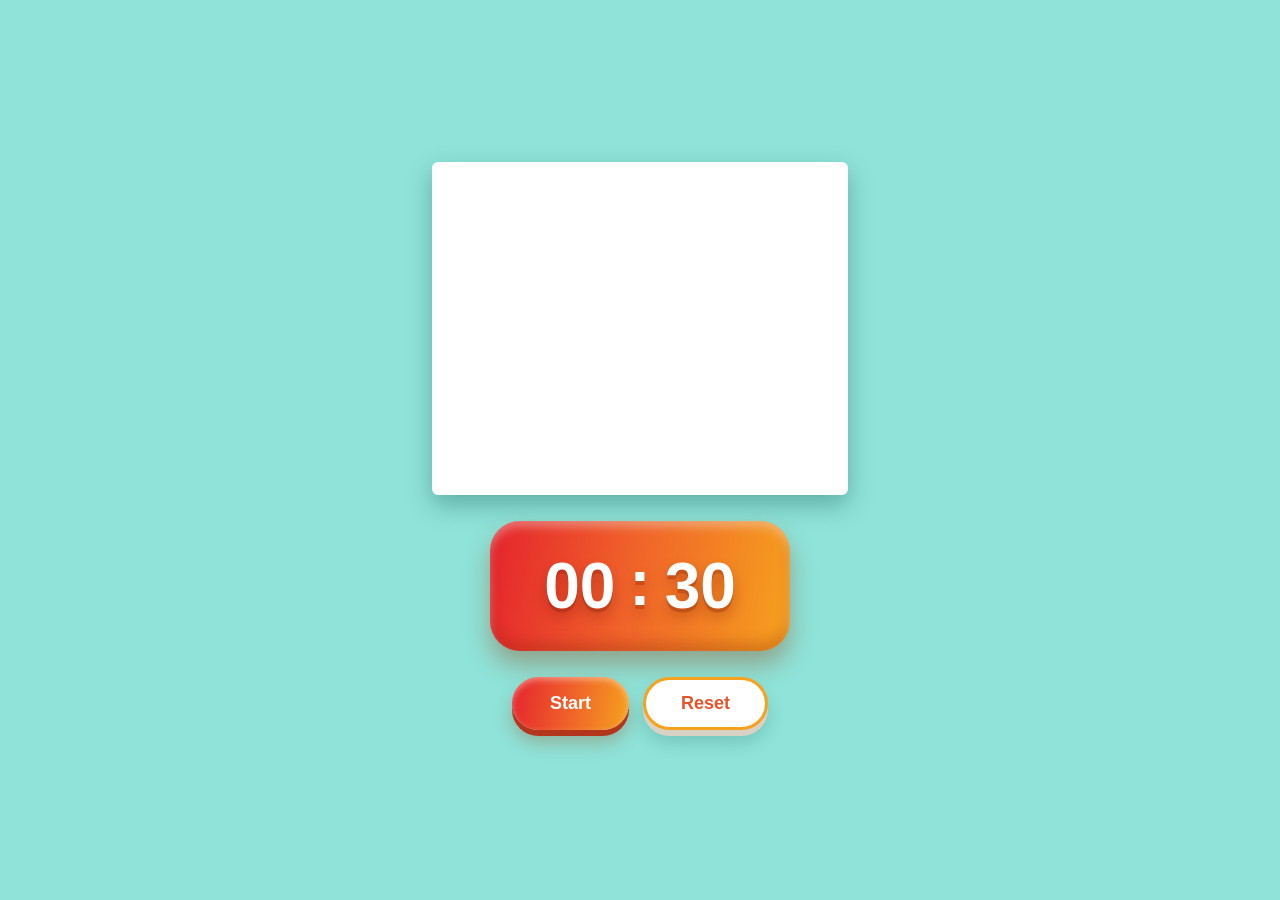
<file: index.html>
<!DOCTYPE html>
<html lang="en">
<head>
  <meta charset="UTF-8">
  <meta name="viewport" content="width=device-width, initial-scale=1.0">
  <title>Pomodoro Art</title>
  <link rel="stylesheet" href="style.css">
</head>
<body>
  <main class="app">
    <div class="row">
      <div class="art-wrap">
        <div class="stage">
          <div class="frame" id="frame">
            <img class="art" id="art" alt="A painting from the Met Museum">
            <div class="tiles" id="tiles"></div>
          </div>
        </div>
      </div>
      <aside class="panel" id="panel" hidden>
        <p class="tag">You found it!</p>
        <h2 id="painting-title"></h2>
        <p class="by" id="painting-artist"></p>
        <p class="meta" id="painting-year"></p>
        <a id="painting-link" target="_blank" rel="noopener">Learn more on the Met Museum website</a>
      </aside>
    </div>
    <div class="timer" role="timer" aria-label="0 minutes 30 seconds"><span id="minutes">00</span><span class="colon">:</span><span id="seconds">30</span></div>
    <div class="buttons">
      <button class="btn" id="main-btn" type="button">Start</button>
      <button class="btn alt" id="reset-btn" type="button">Reset</button>
      <button class="btn" id="restart-btn" type="button" hidden>Restart session</button>
    </div>
  </main>
  <script src="script.js"></script>
</body>
</html>
</file>
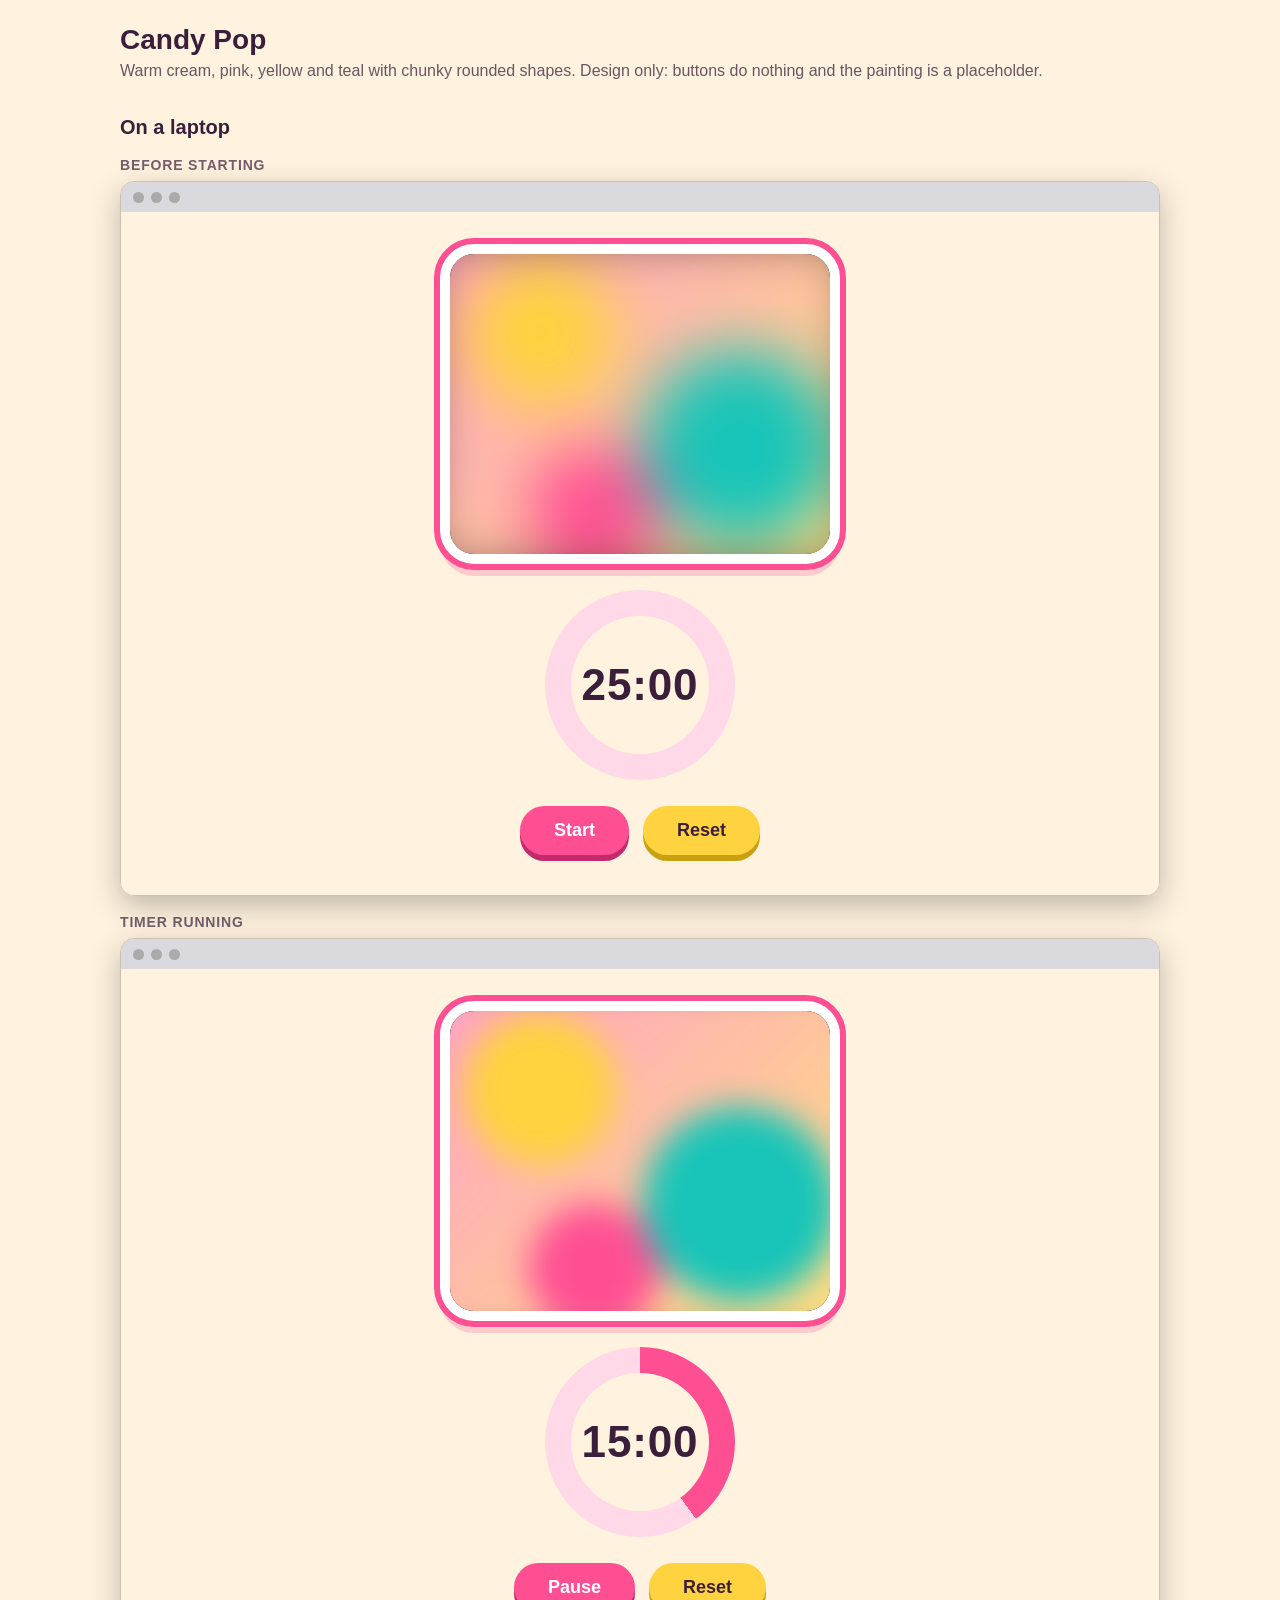
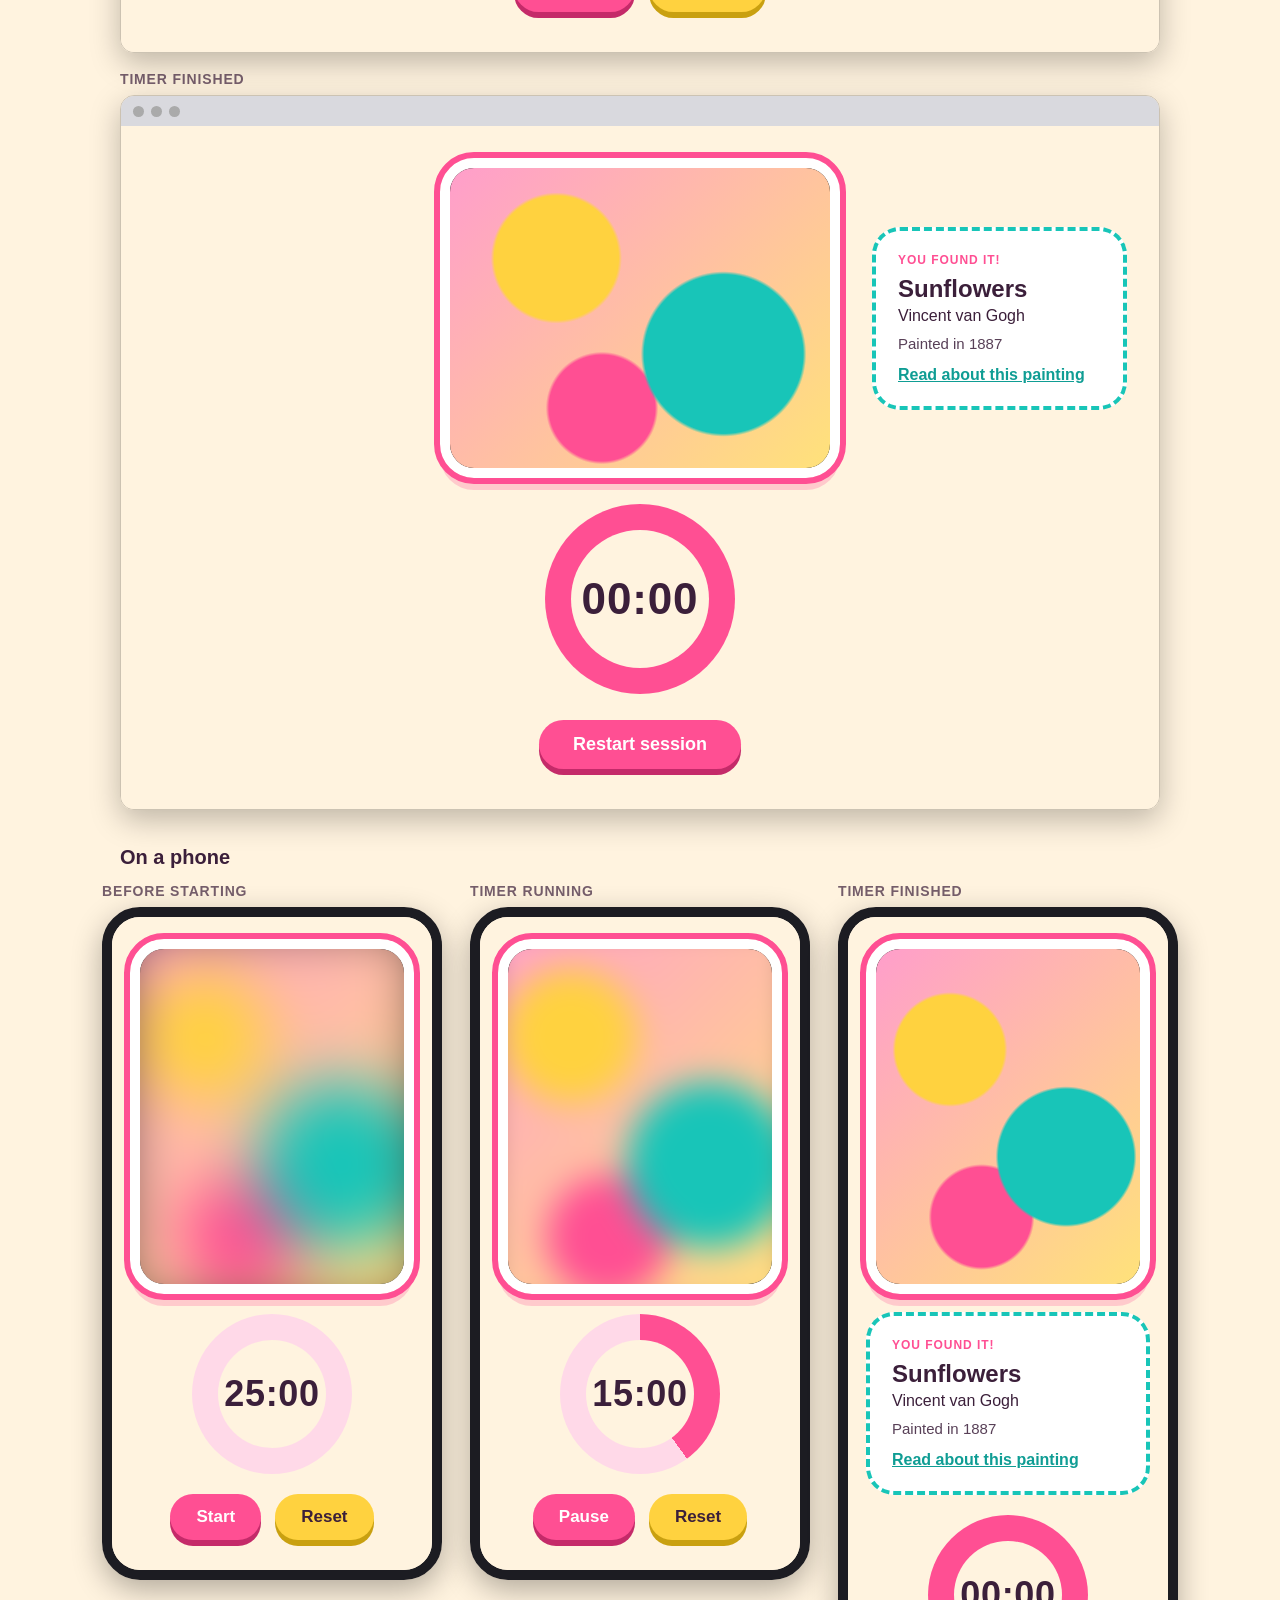
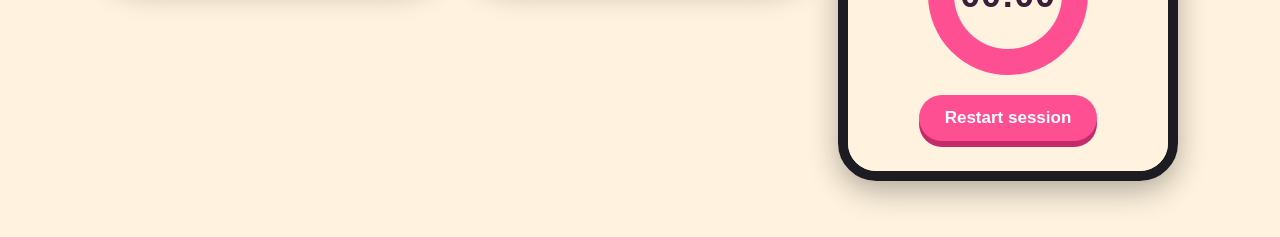
<file: mockups/1-candy-pop.html>
<!DOCTYPE html>
<html lang="en">
<head>
<meta charset="UTF-8">
<meta name="viewport" content="width=device-width, initial-scale=1.0">
<title>Mockup: Candy Pop</title>
<style>:root{
--page:#fff3df;--ink:#3b1f3a;--font:"Trebuchet MS","Arial Rounded MT Bold",Verdana,sans-serif;
--bg:#fff3df;--ring:#ff4f93;--track:#ffd9e8;--ring-inner:#fff3df;--thick:26px;--link:#0f9d94;
--art-radius:34px;
--art:radial-gradient(circle at 28% 30%,#ffd23f 0 18%,transparent 19%),radial-gradient(circle at 72% 62%,#18c5b8 0 24%,transparent 25%),radial-gradient(circle at 40% 80%,#ff4f93 0 16%,transparent 17%),linear-gradient(135deg,#ff9ecb,#ffe27a);
--btn-bg:#ff4f93;--btn-ink:#fff;--btn-border:0;--btn-shadow:0 6px 0 #c42a69;
--btn2-bg:#ffd23f;--btn2-ink:#3b1f3a}
.art-wrap{border:10px solid #fff;outline:6px solid #ff4f93;box-shadow:0 12px 0 rgba(255,79,147,.25)}
.btn.alt{box-shadow:0 6px 0 #c9a010}
.panel{background:#fff;border-radius:28px;padding:22px;border:4px dashed #18c5b8}

*{box-sizing:border-box}
body{margin:0;background:var(--page);color:var(--ink);font-family:var(--font);padding:24px 16px 56px}
.intro{max-width:1040px;margin:0 auto 28px}
.intro h1{margin:0 0 6px;font-size:28px}
.intro p{margin:0;opacity:.75}
h2.group{max-width:1040px;margin:36px auto 14px;font-size:20px}
.label{max-width:1040px;margin:18px auto 8px;font-size:14px;font-weight:bold;letter-spacing:.06em;text-transform:uppercase;opacity:.7}
.phones{display:flex;flex-wrap:wrap;gap:28px;justify-content:center}
.phones .cell{width:340px}
.phones .label{margin:0 0 8px}

.laptop{max-width:1040px;margin:0 auto;border-radius:14px;overflow:hidden;box-shadow:0 10px 30px rgba(0,0,0,.25);border:1px solid rgba(0,0,0,.2)}
.bar{height:30px;background:#d9d9de;display:flex;align-items:center;gap:7px;padding:0 12px}
.bar i{width:11px;height:11px;border-radius:50%;background:#aaa}
.phone{border:10px solid #1c1c22;border-radius:38px;overflow:hidden;box-shadow:0 10px 30px rgba(0,0,0,.3)}

.screen{container-type:inline-size;background:var(--bg)}
.app{display:flex;flex-direction:column;align-items:center;gap:26px;padding:32px 32px 40px}
.row{display:grid;grid-template-columns:1fr 400px 1fr;gap:32px;width:100%;align-items:center}
.row .art-wrap{grid-column:2}
.panel{grid-column:3;display:none}
.finished .panel{display:block}
.art-wrap{width:100%;aspect-ratio:5/4;overflow:hidden;position:relative;background:#000;border-radius:var(--art-radius)}
.art{position:absolute;inset:0;background:var(--art);filter:blur(var(--blur));transform:scale(1.2)}
.finished .art{transform:scale(1)}
.ready{--blur:26px;--p:0}
.running{--blur:14px;--p:40}
.finished{--blur:0px;--p:100}
.ring{width:190px;aspect-ratio:1;border-radius:50%;display:grid;place-items:center;position:relative;
 background:conic-gradient(var(--ring) calc(var(--p)*1%),var(--track) 0)}
.ring::before{content:"";position:absolute;inset:var(--thick);border-radius:50%;background:var(--ring-inner)}
.ring span{position:relative;font-size:44px;font-weight:bold;font-variant-numeric:tabular-nums;letter-spacing:.02em}
.buttons{display:flex;gap:14px;flex-wrap:wrap;justify-content:center}
.btn{border-radius:999px;padding:14px 34px;font-size:18px;font-weight:bold;font-family:inherit;border:var(--btn-border);
 background:var(--btn-bg);color:var(--btn-ink);box-shadow:var(--btn-shadow)}
.btn.alt{background:var(--btn2-bg);color:var(--btn2-ink)}
.panel h3{margin:0 0 4px;font-size:24px}
.panel .by{margin:0;font-size:16px}
.panel .tag{font-size:12px;font-weight:bold;letter-spacing:.08em;text-transform:uppercase;margin:0 0 8px;color:var(--ring)}
.panel .meta{margin:10px 0 14px;font-size:15px;opacity:.85}
.panel a{display:inline-block;font-weight:bold;color:var(--link);text-decoration:underline}

@container (max-width:760px){
 .app{padding:22px 18px 30px;gap:20px}
 .row{grid-template-columns:1fr;gap:18px}
 .row .art-wrap,.panel{grid-column:1}
 .art-wrap{aspect-ratio:4/5}
 .ring{width:160px}
 .ring span{font-size:36px}
 .btn{padding:13px 26px;font-size:17px}
}
</style>
</head>
<body>
<div class="intro"><h1>Candy Pop</h1><p>Warm cream, pink, yellow and teal with chunky rounded shapes. Design only: buttons do nothing and the painting is a placeholder.</p></div>
<h2 class="group">On a laptop</h2>
<div class="label">Before starting</div><div class="laptop"><div class="bar"><i></i><i></i><i></i></div><div class="screen ready"><div class="app">
 <div class="row">
  <div class="art-wrap"><div class="art"></div></div>
  <aside class="panel">
   <p class="tag">You found it!</p>
   <h3>Sunflowers</h3>
   <p class="by">Vincent van Gogh</p>
   <p class="meta">Painted in 1887</p>
   <a href="#">Read about this painting</a>
  </aside>
 </div>
 <div class="ring"><span>25:00</span></div>
 <div class="buttons"><span class="btn">Start</span><span class="btn alt">Reset</span></div>
</div></div></div>
<div class="label">Timer running</div><div class="laptop"><div class="bar"><i></i><i></i><i></i></div><div class="screen running"><div class="app">
 <div class="row">
  <div class="art-wrap"><div class="art"></div></div>
  <aside class="panel">
   <p class="tag">You found it!</p>
   <h3>Sunflowers</h3>
   <p class="by">Vincent van Gogh</p>
   <p class="meta">Painted in 1887</p>
   <a href="#">Read about this painting</a>
  </aside>
 </div>
 <div class="ring"><span>15:00</span></div>
 <div class="buttons"><span class="btn">Pause</span><span class="btn alt">Reset</span></div>
</div></div></div>
<div class="label">Timer finished</div><div class="laptop"><div class="bar"><i></i><i></i><i></i></div><div class="screen finished"><div class="app">
 <div class="row">
  <div class="art-wrap"><div class="art"></div></div>
  <aside class="panel">
   <p class="tag">You found it!</p>
   <h3>Sunflowers</h3>
   <p class="by">Vincent van Gogh</p>
   <p class="meta">Painted in 1887</p>
   <a href="#">Read about this painting</a>
  </aside>
 </div>
 <div class="ring"><span>00:00</span></div>
 <div class="buttons"><span class="btn">Restart session</span></div>
</div></div></div>

<h2 class="group">On a phone</h2>
<div class="phones">
<div class="cell"><div class="label">Before starting</div><div class="phone"><div class="screen ready"><div class="app">
 <div class="row">
  <div class="art-wrap"><div class="art"></div></div>
  <aside class="panel">
   <p class="tag">You found it!</p>
   <h3>Sunflowers</h3>
   <p class="by">Vincent van Gogh</p>
   <p class="meta">Painted in 1887</p>
   <a href="#">Read about this painting</a>
  </aside>
 </div>
 <div class="ring"><span>25:00</span></div>
 <div class="buttons"><span class="btn">Start</span><span class="btn alt">Reset</span></div>
</div></div></div></div>
<div class="cell"><div class="label">Timer running</div><div class="phone"><div class="screen running"><div class="app">
 <div class="row">
  <div class="art-wrap"><div class="art"></div></div>
  <aside class="panel">
   <p class="tag">You found it!</p>
   <h3>Sunflowers</h3>
   <p class="by">Vincent van Gogh</p>
   <p class="meta">Painted in 1887</p>
   <a href="#">Read about this painting</a>
  </aside>
 </div>
 <div class="ring"><span>15:00</span></div>
 <div class="buttons"><span class="btn">Pause</span><span class="btn alt">Reset</span></div>
</div></div></div></div>
<div class="cell"><div class="label">Timer finished</div><div class="phone"><div class="screen finished"><div class="app">
 <div class="row">
  <div class="art-wrap"><div class="art"></div></div>
  <aside class="panel">
   <p class="tag">You found it!</p>
   <h3>Sunflowers</h3>
   <p class="by">Vincent van Gogh</p>
   <p class="meta">Painted in 1887</p>
   <a href="#">Read about this painting</a>
  </aside>
 </div>
 <div class="ring"><span>00:00</span></div>
 <div class="buttons"><span class="btn">Restart session</span></div>
</div></div></div></div>
</div>
</body>
</html>
</file>
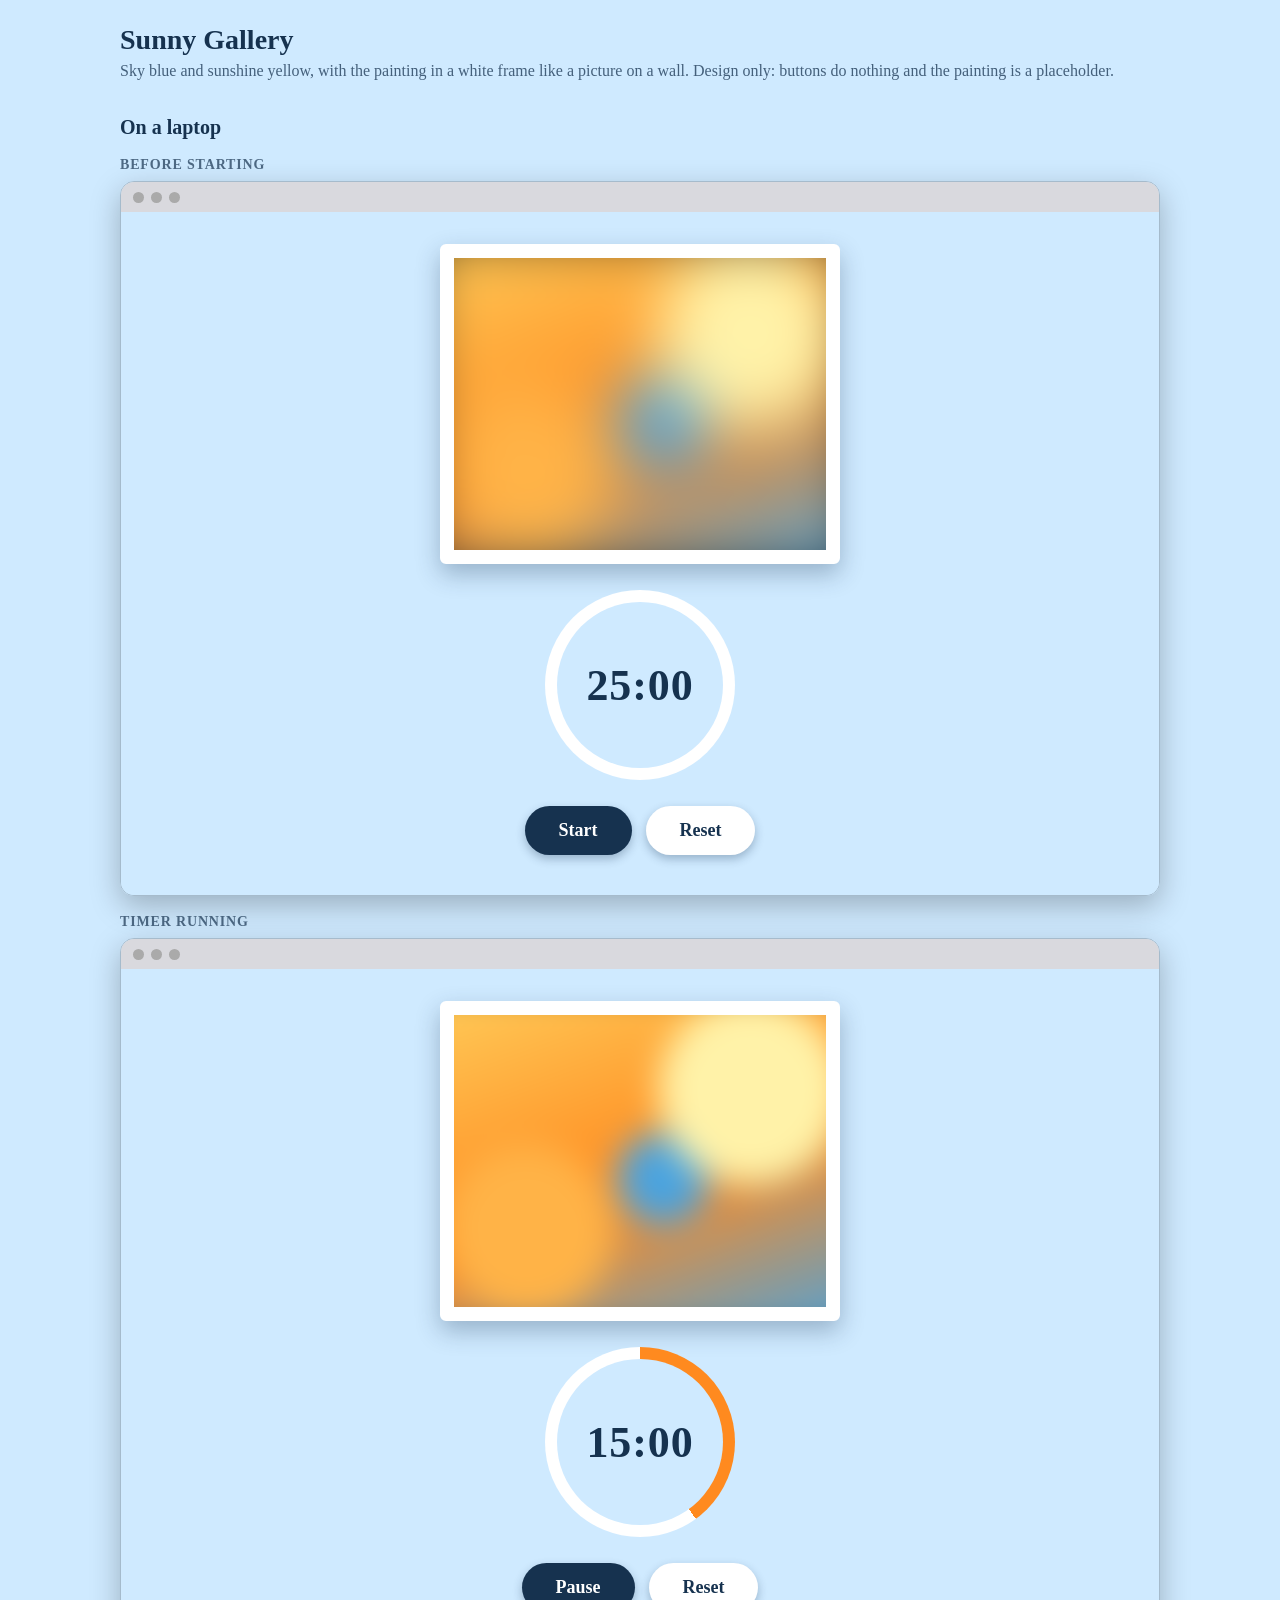
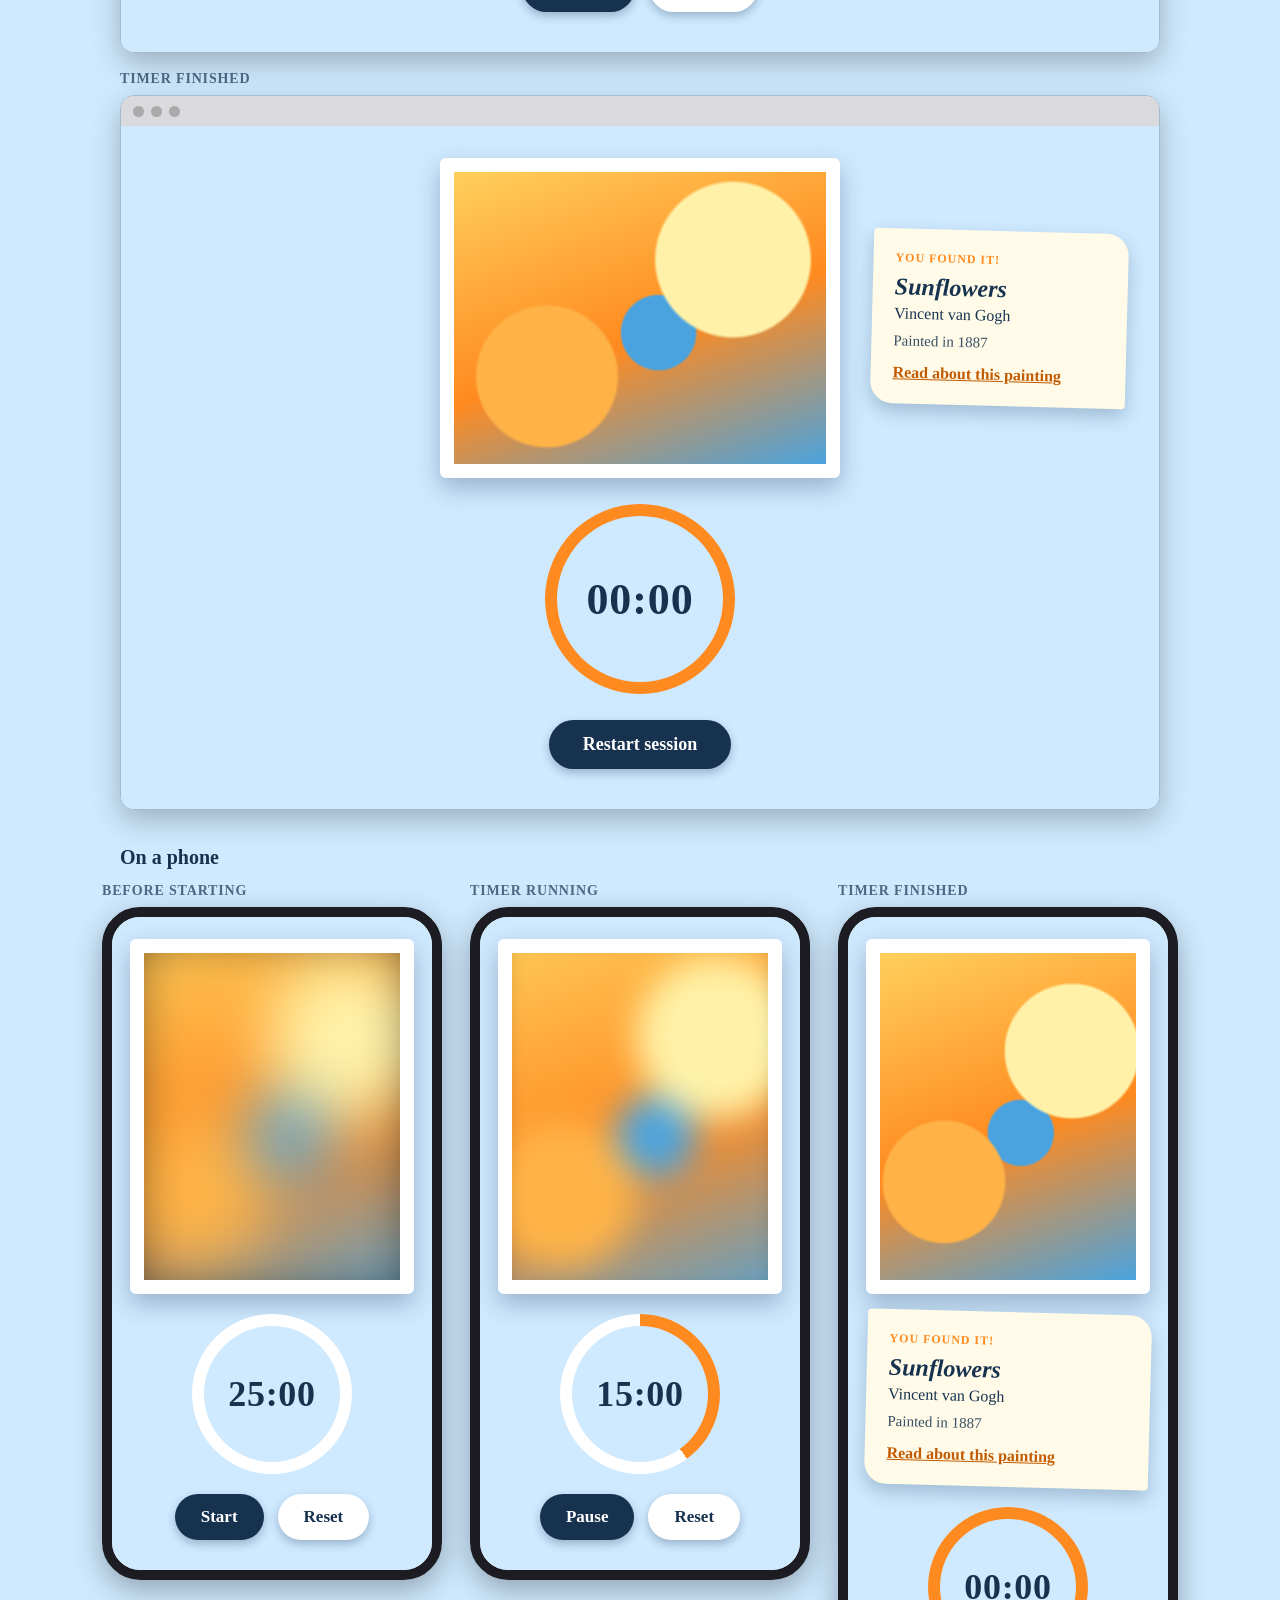
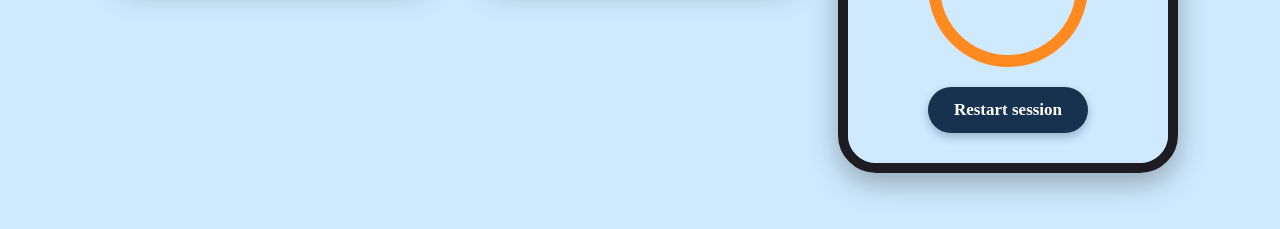
<file: mockups/2-sunny-gallery.html>
<!DOCTYPE html>
<html lang="en">
<head>
<meta charset="UTF-8">
<meta name="viewport" content="width=device-width, initial-scale=1.0">
<title>Mockup: Sunny Gallery</title>
<style>:root{
--page:#cfeaff;--ink:#16324f;--font:Georgia,"Times New Roman",serif;
--bg:#cfeaff;--ring:#ff8a1f;--track:#ffffff;--ring-inner:#cfeaff;--thick:12px;--link:#c25a00;
--art-radius:6px;
--art:radial-gradient(circle at 25% 70%,#ffb347 0 20%,transparent 21%),radial-gradient(circle at 75% 30%,#fff2a8 0 22%,transparent 23%),radial-gradient(circle at 55% 55%,#4aa3df 0 14%,transparent 15%),linear-gradient(160deg,#ffcf5c,#ff8a1f 55%,#4aa3df);
--btn-bg:#16324f;--btn-ink:#fff;--btn-border:0;--btn-shadow:0 4px 10px rgba(22,50,79,.3);
--btn2-bg:#fff;--btn2-ink:#16324f}
.screen{background:radial-gradient(circle at 50% 38%,#ffe27a 0 22%,transparent 23%),radial-gradient(circle at 12% 90%,#fff6bf 0 12%,transparent 13%),radial-gradient(circle at 92% 12%,#fff6bf 0 10%,transparent 11%),#cfeaff}
.art-wrap{border:14px solid #fff;box-shadow:0 10px 24px rgba(22,50,79,.3)}
.ring span{font-weight:normal;font-size:46px}
.panel{background:#fffbe8;padding:22px;border-radius:4px 22px 4px 22px;box-shadow:0 8px 18px rgba(22,50,79,.25);transform:rotate(1.5deg)}
.panel h3{font-style:italic}

*{box-sizing:border-box}
body{margin:0;background:var(--page);color:var(--ink);font-family:var(--font);padding:24px 16px 56px}
.intro{max-width:1040px;margin:0 auto 28px}
.intro h1{margin:0 0 6px;font-size:28px}
.intro p{margin:0;opacity:.75}
h2.group{max-width:1040px;margin:36px auto 14px;font-size:20px}
.label{max-width:1040px;margin:18px auto 8px;font-size:14px;font-weight:bold;letter-spacing:.06em;text-transform:uppercase;opacity:.7}
.phones{display:flex;flex-wrap:wrap;gap:28px;justify-content:center}
.phones .cell{width:340px}
.phones .label{margin:0 0 8px}

.laptop{max-width:1040px;margin:0 auto;border-radius:14px;overflow:hidden;box-shadow:0 10px 30px rgba(0,0,0,.25);border:1px solid rgba(0,0,0,.2)}
.bar{height:30px;background:#d9d9de;display:flex;align-items:center;gap:7px;padding:0 12px}
.bar i{width:11px;height:11px;border-radius:50%;background:#aaa}
.phone{border:10px solid #1c1c22;border-radius:38px;overflow:hidden;box-shadow:0 10px 30px rgba(0,0,0,.3)}

.screen{container-type:inline-size;background:var(--bg)}
.app{display:flex;flex-direction:column;align-items:center;gap:26px;padding:32px 32px 40px}
.row{display:grid;grid-template-columns:1fr 400px 1fr;gap:32px;width:100%;align-items:center}
.row .art-wrap{grid-column:2}
.panel{grid-column:3;display:none}
.finished .panel{display:block}
.art-wrap{width:100%;aspect-ratio:5/4;overflow:hidden;position:relative;background:#000;border-radius:var(--art-radius)}
.art{position:absolute;inset:0;background:var(--art);filter:blur(var(--blur));transform:scale(1.2)}
.finished .art{transform:scale(1)}
.ready{--blur:26px;--p:0}
.running{--blur:14px;--p:40}
.finished{--blur:0px;--p:100}
.ring{width:190px;aspect-ratio:1;border-radius:50%;display:grid;place-items:center;position:relative;
 background:conic-gradient(var(--ring) calc(var(--p)*1%),var(--track) 0)}
.ring::before{content:"";position:absolute;inset:var(--thick);border-radius:50%;background:var(--ring-inner)}
.ring span{position:relative;font-size:44px;font-weight:bold;font-variant-numeric:tabular-nums;letter-spacing:.02em}
.buttons{display:flex;gap:14px;flex-wrap:wrap;justify-content:center}
.btn{border-radius:999px;padding:14px 34px;font-size:18px;font-weight:bold;font-family:inherit;border:var(--btn-border);
 background:var(--btn-bg);color:var(--btn-ink);box-shadow:var(--btn-shadow)}
.btn.alt{background:var(--btn2-bg);color:var(--btn2-ink)}
.panel h3{margin:0 0 4px;font-size:24px}
.panel .by{margin:0;font-size:16px}
.panel .tag{font-size:12px;font-weight:bold;letter-spacing:.08em;text-transform:uppercase;margin:0 0 8px;color:var(--ring)}
.panel .meta{margin:10px 0 14px;font-size:15px;opacity:.85}
.panel a{display:inline-block;font-weight:bold;color:var(--link);text-decoration:underline}

@container (max-width:760px){
 .app{padding:22px 18px 30px;gap:20px}
 .row{grid-template-columns:1fr;gap:18px}
 .row .art-wrap,.panel{grid-column:1}
 .art-wrap{aspect-ratio:4/5}
 .ring{width:160px}
 .ring span{font-size:36px}
 .btn{padding:13px 26px;font-size:17px}
}
</style>
</head>
<body>
<div class="intro"><h1>Sunny Gallery</h1><p>Sky blue and sunshine yellow, with the painting in a white frame like a picture on a wall. Design only: buttons do nothing and the painting is a placeholder.</p></div>
<h2 class="group">On a laptop</h2>
<div class="label">Before starting</div><div class="laptop"><div class="bar"><i></i><i></i><i></i></div><div class="screen ready"><div class="app">
 <div class="row">
  <div class="art-wrap"><div class="art"></div></div>
  <aside class="panel">
   <p class="tag">You found it!</p>
   <h3>Sunflowers</h3>
   <p class="by">Vincent van Gogh</p>
   <p class="meta">Painted in 1887</p>
   <a href="#">Read about this painting</a>
  </aside>
 </div>
 <div class="ring"><span>25:00</span></div>
 <div class="buttons"><span class="btn">Start</span><span class="btn alt">Reset</span></div>
</div></div></div>
<div class="label">Timer running</div><div class="laptop"><div class="bar"><i></i><i></i><i></i></div><div class="screen running"><div class="app">
 <div class="row">
  <div class="art-wrap"><div class="art"></div></div>
  <aside class="panel">
   <p class="tag">You found it!</p>
   <h3>Sunflowers</h3>
   <p class="by">Vincent van Gogh</p>
   <p class="meta">Painted in 1887</p>
   <a href="#">Read about this painting</a>
  </aside>
 </div>
 <div class="ring"><span>15:00</span></div>
 <div class="buttons"><span class="btn">Pause</span><span class="btn alt">Reset</span></div>
</div></div></div>
<div class="label">Timer finished</div><div class="laptop"><div class="bar"><i></i><i></i><i></i></div><div class="screen finished"><div class="app">
 <div class="row">
  <div class="art-wrap"><div class="art"></div></div>
  <aside class="panel">
   <p class="tag">You found it!</p>
   <h3>Sunflowers</h3>
   <p class="by">Vincent van Gogh</p>
   <p class="meta">Painted in 1887</p>
   <a href="#">Read about this painting</a>
  </aside>
 </div>
 <div class="ring"><span>00:00</span></div>
 <div class="buttons"><span class="btn">Restart session</span></div>
</div></div></div>

<h2 class="group">On a phone</h2>
<div class="phones">
<div class="cell"><div class="label">Before starting</div><div class="phone"><div class="screen ready"><div class="app">
 <div class="row">
  <div class="art-wrap"><div class="art"></div></div>
  <aside class="panel">
   <p class="tag">You found it!</p>
   <h3>Sunflowers</h3>
   <p class="by">Vincent van Gogh</p>
   <p class="meta">Painted in 1887</p>
   <a href="#">Read about this painting</a>
  </aside>
 </div>
 <div class="ring"><span>25:00</span></div>
 <div class="buttons"><span class="btn">Start</span><span class="btn alt">Reset</span></div>
</div></div></div></div>
<div class="cell"><div class="label">Timer running</div><div class="phone"><div class="screen running"><div class="app">
 <div class="row">
  <div class="art-wrap"><div class="art"></div></div>
  <aside class="panel">
   <p class="tag">You found it!</p>
   <h3>Sunflowers</h3>
   <p class="by">Vincent van Gogh</p>
   <p class="meta">Painted in 1887</p>
   <a href="#">Read about this painting</a>
  </aside>
 </div>
 <div class="ring"><span>15:00</span></div>
 <div class="buttons"><span class="btn">Pause</span><span class="btn alt">Reset</span></div>
</div></div></div></div>
<div class="cell"><div class="label">Timer finished</div><div class="phone"><div class="screen finished"><div class="app">
 <div class="row">
  <div class="art-wrap"><div class="art"></div></div>
  <aside class="panel">
   <p class="tag">You found it!</p>
   <h3>Sunflowers</h3>
   <p class="by">Vincent van Gogh</p>
   <p class="meta">Painted in 1887</p>
   <a href="#">Read about this painting</a>
  </aside>
 </div>
 <div class="ring"><span>00:00</span></div>
 <div class="buttons"><span class="btn">Restart session</span></div>
</div></div></div></div>
</div>
</body>
</html>
</file>
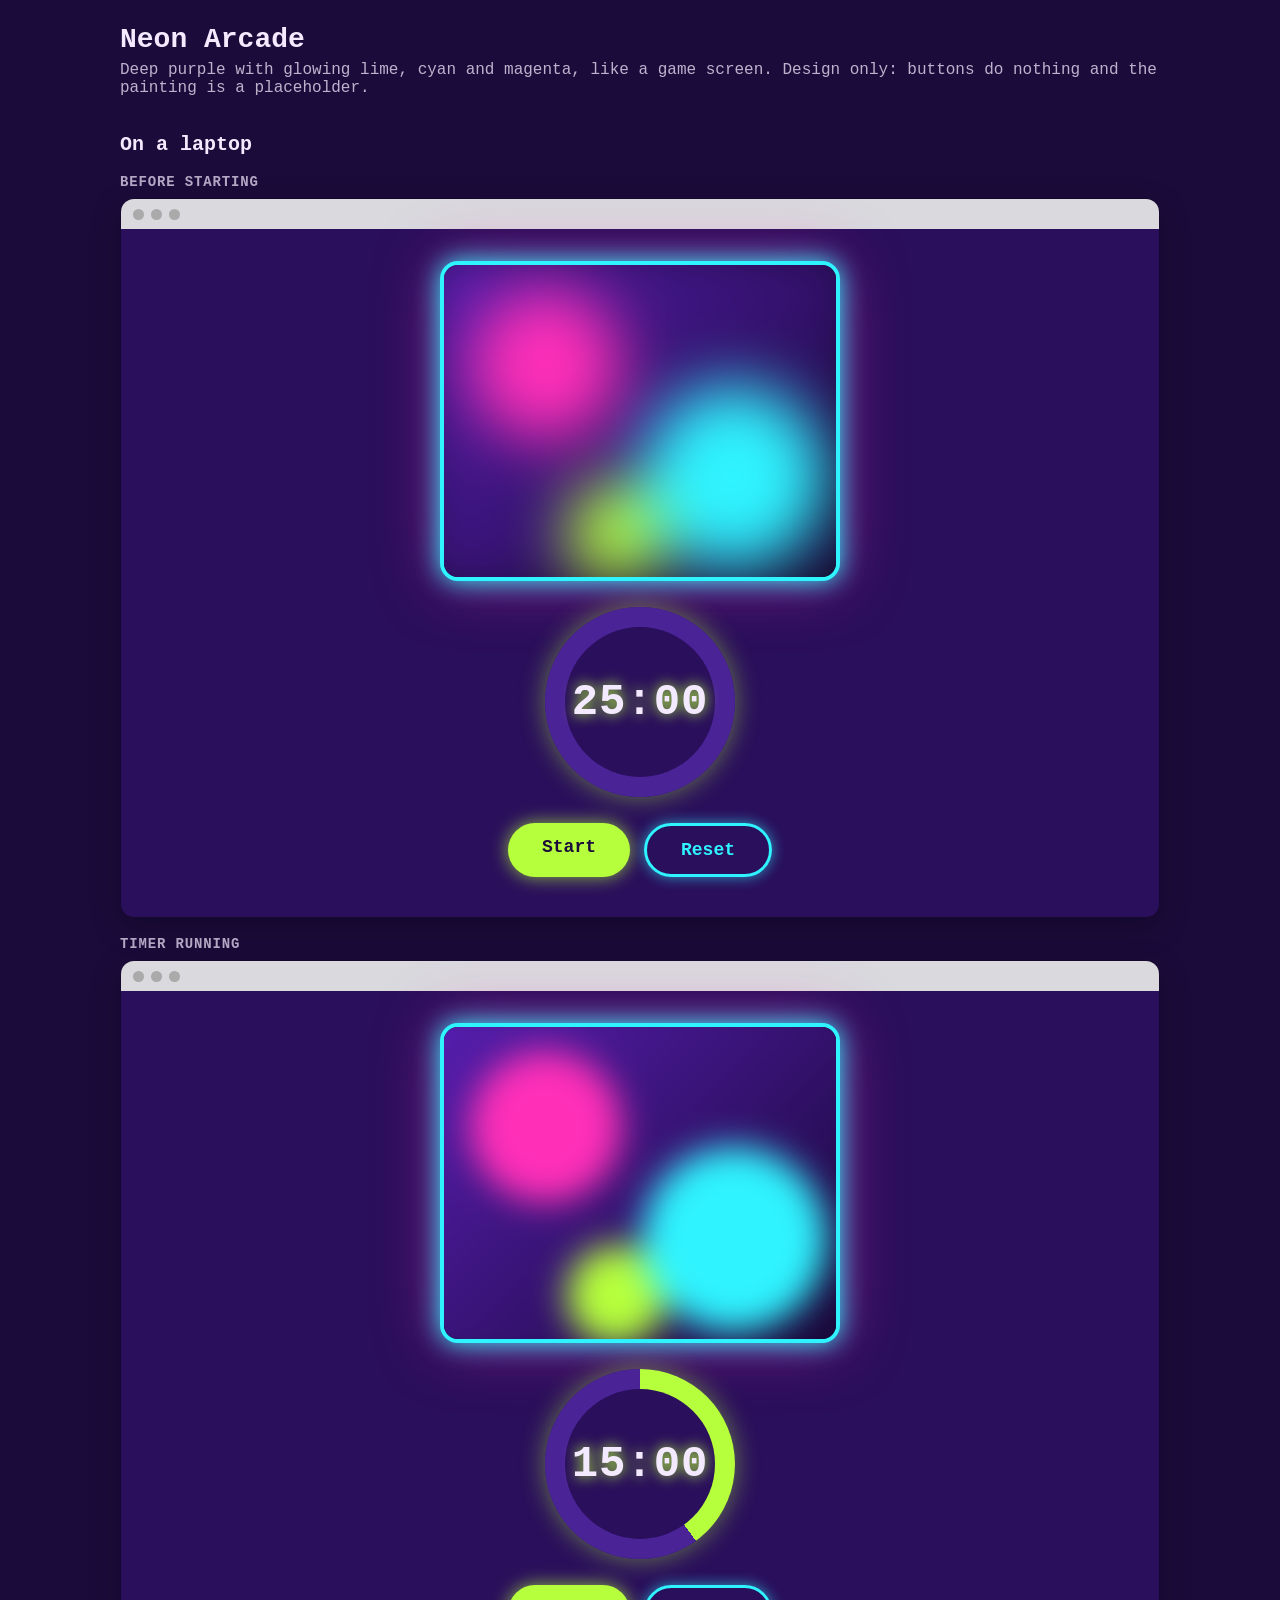
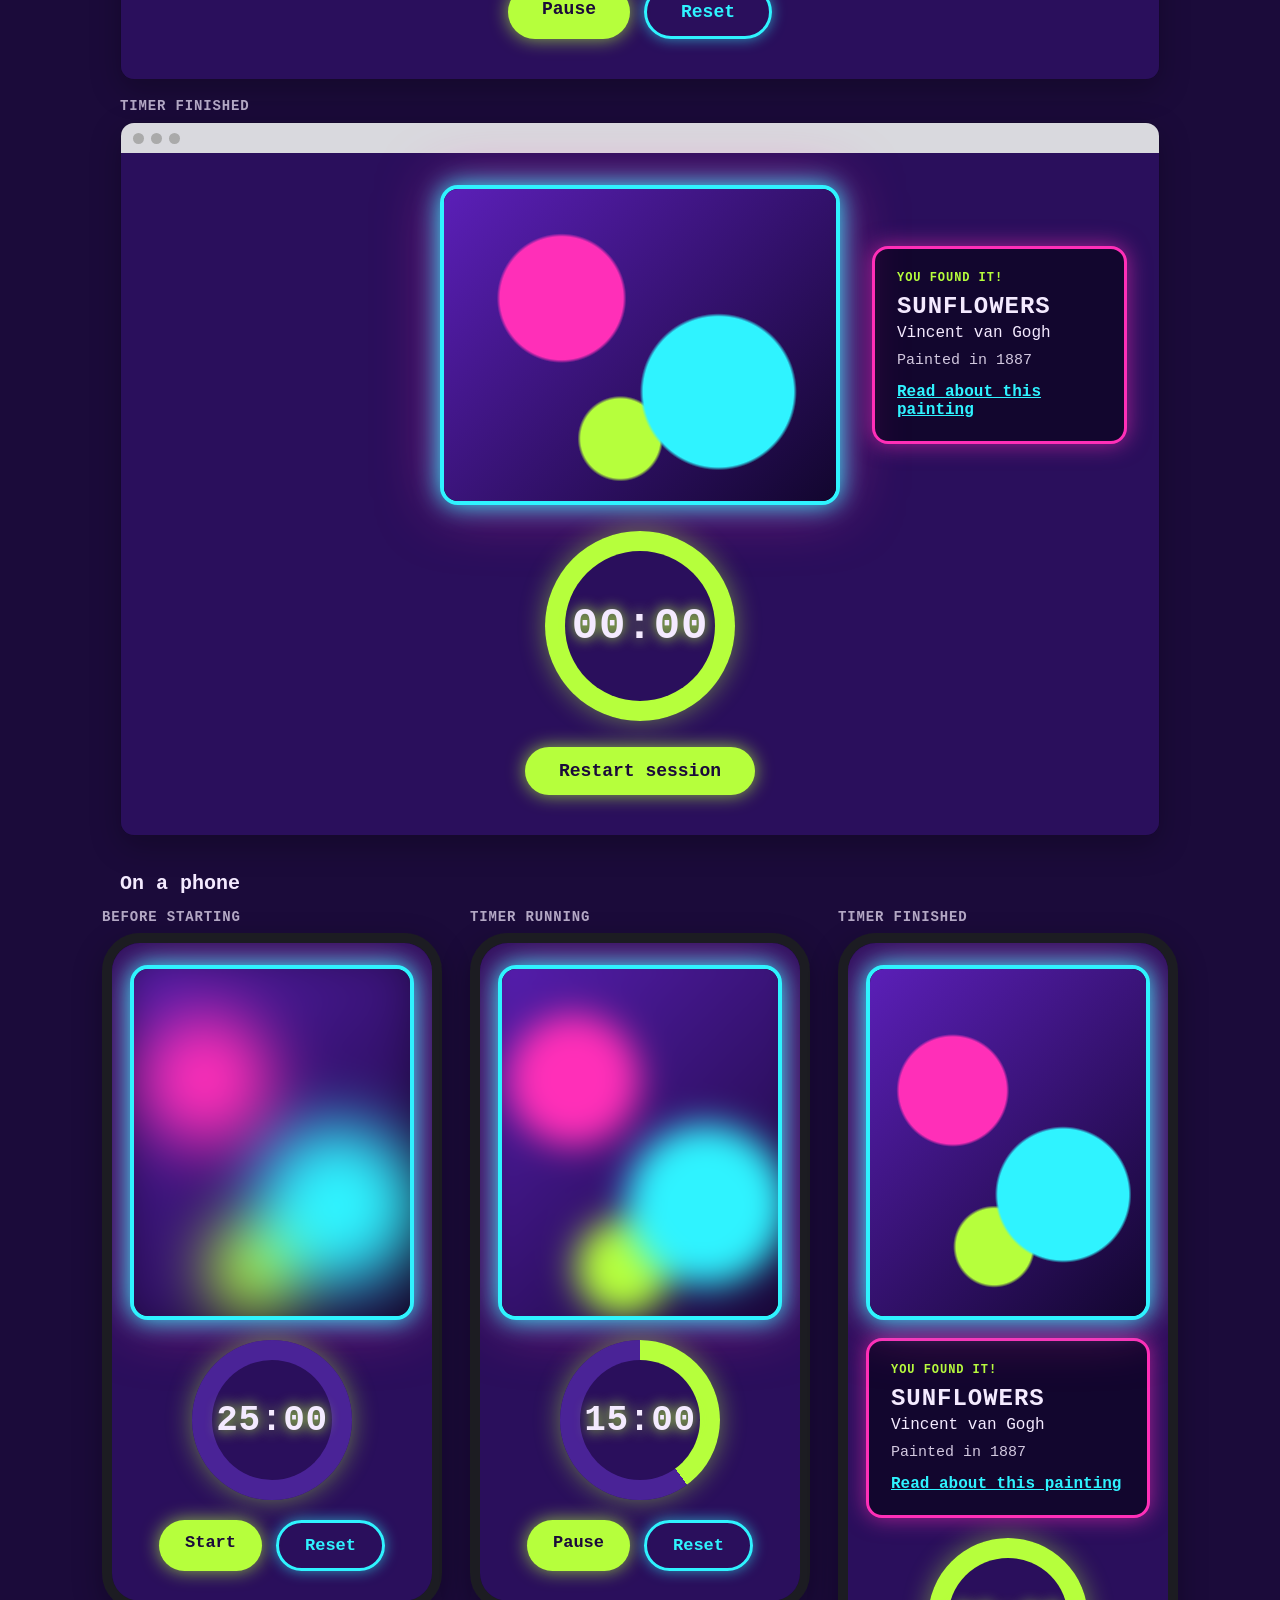
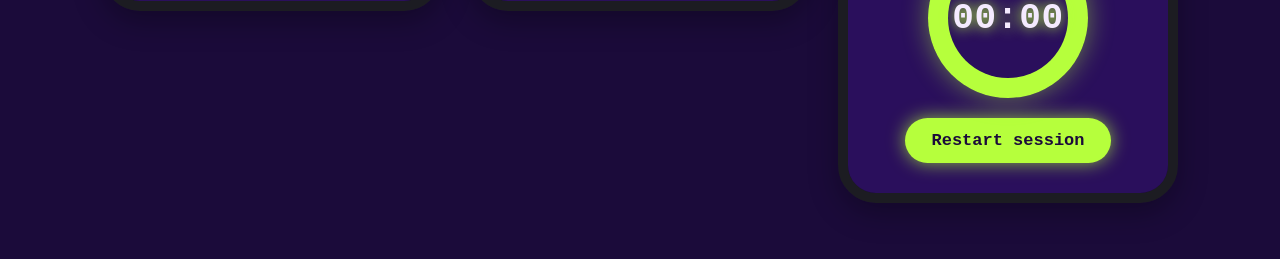
<file: mockups/3-neon-arcade.html>
<!DOCTYPE html>
<html lang="en">
<head>
<meta charset="UTF-8">
<meta name="viewport" content="width=device-width, initial-scale=1.0">
<title>Mockup: Neon Arcade</title>
<style>:root{
--page:#1b0b3a;--ink:#f4eaff;--font:"Courier New",Courier,monospace;
--bg:#2a0f5c;--ring:#b6ff3c;--track:#4a2397;--ring-inner:#2a0f5c;--thick:20px;--link:#2ff3ff;
--art-radius:18px;
--art:radial-gradient(circle at 30% 35%,#ff2fb8 0 18%,transparent 19%),radial-gradient(circle at 70% 65%,#2ff3ff 0 22%,transparent 23%),radial-gradient(circle at 45% 80%,#b6ff3c 0 12%,transparent 13%),linear-gradient(135deg,#5b1fb8,#12062e);
--btn-bg:#b6ff3c;--btn-ink:#1b0b3a;--btn-border:0;--btn-shadow:0 0 18px rgba(182,255,60,.7);
--btn2-bg:transparent;--btn2-ink:#2ff3ff}
.btn.alt{border:3px solid #2ff3ff;box-shadow:0 0 14px rgba(47,243,255,.6)}
.art-wrap{border:4px solid #2ff3ff;box-shadow:0 0 26px #2ff3ff,0 0 60px rgba(255,47,184,.5)}
.ring{box-shadow:0 0 26px rgba(182,255,60,.45)}
.ring span{text-shadow:0 0 14px #b6ff3c}
.panel{background:#12062e;border:3px solid #ff2fb8;border-radius:16px;padding:22px;box-shadow:0 0 22px rgba(255,47,184,.6)}
.panel h3{text-transform:uppercase;letter-spacing:.04em}

*{box-sizing:border-box}
body{margin:0;background:var(--page);color:var(--ink);font-family:var(--font);padding:24px 16px 56px}
.intro{max-width:1040px;margin:0 auto 28px}
.intro h1{margin:0 0 6px;font-size:28px}
.intro p{margin:0;opacity:.75}
h2.group{max-width:1040px;margin:36px auto 14px;font-size:20px}
.label{max-width:1040px;margin:18px auto 8px;font-size:14px;font-weight:bold;letter-spacing:.06em;text-transform:uppercase;opacity:.7}
.phones{display:flex;flex-wrap:wrap;gap:28px;justify-content:center}
.phones .cell{width:340px}
.phones .label{margin:0 0 8px}

.laptop{max-width:1040px;margin:0 auto;border-radius:14px;overflow:hidden;box-shadow:0 10px 30px rgba(0,0,0,.25);border:1px solid rgba(0,0,0,.2)}
.bar{height:30px;background:#d9d9de;display:flex;align-items:center;gap:7px;padding:0 12px}
.bar i{width:11px;height:11px;border-radius:50%;background:#aaa}
.phone{border:10px solid #1c1c22;border-radius:38px;overflow:hidden;box-shadow:0 10px 30px rgba(0,0,0,.3)}

.screen{container-type:inline-size;background:var(--bg)}
.app{display:flex;flex-direction:column;align-items:center;gap:26px;padding:32px 32px 40px}
.row{display:grid;grid-template-columns:1fr 400px 1fr;gap:32px;width:100%;align-items:center}
.row .art-wrap{grid-column:2}
.panel{grid-column:3;display:none}
.finished .panel{display:block}
.art-wrap{width:100%;aspect-ratio:5/4;overflow:hidden;position:relative;background:#000;border-radius:var(--art-radius)}
.art{position:absolute;inset:0;background:var(--art);filter:blur(var(--blur));transform:scale(1.2)}
.finished .art{transform:scale(1)}
.ready{--blur:26px;--p:0}
.running{--blur:14px;--p:40}
.finished{--blur:0px;--p:100}
.ring{width:190px;aspect-ratio:1;border-radius:50%;display:grid;place-items:center;position:relative;
 background:conic-gradient(var(--ring) calc(var(--p)*1%),var(--track) 0)}
.ring::before{content:"";position:absolute;inset:var(--thick);border-radius:50%;background:var(--ring-inner)}
.ring span{position:relative;font-size:44px;font-weight:bold;font-variant-numeric:tabular-nums;letter-spacing:.02em}
.buttons{display:flex;gap:14px;flex-wrap:wrap;justify-content:center}
.btn{border-radius:999px;padding:14px 34px;font-size:18px;font-weight:bold;font-family:inherit;border:var(--btn-border);
 background:var(--btn-bg);color:var(--btn-ink);box-shadow:var(--btn-shadow)}
.btn.alt{background:var(--btn2-bg);color:var(--btn2-ink)}
.panel h3{margin:0 0 4px;font-size:24px}
.panel .by{margin:0;font-size:16px}
.panel .tag{font-size:12px;font-weight:bold;letter-spacing:.08em;text-transform:uppercase;margin:0 0 8px;color:var(--ring)}
.panel .meta{margin:10px 0 14px;font-size:15px;opacity:.85}
.panel a{display:inline-block;font-weight:bold;color:var(--link);text-decoration:underline}

@container (max-width:760px){
 .app{padding:22px 18px 30px;gap:20px}
 .row{grid-template-columns:1fr;gap:18px}
 .row .art-wrap,.panel{grid-column:1}
 .art-wrap{aspect-ratio:4/5}
 .ring{width:160px}
 .ring span{font-size:36px}
 .btn{padding:13px 26px;font-size:17px}
}
</style>
</head>
<body>
<div class="intro"><h1>Neon Arcade</h1><p>Deep purple with glowing lime, cyan and magenta, like a game screen. Design only: buttons do nothing and the painting is a placeholder.</p></div>
<h2 class="group">On a laptop</h2>
<div class="label">Before starting</div><div class="laptop"><div class="bar"><i></i><i></i><i></i></div><div class="screen ready"><div class="app">
 <div class="row">
  <div class="art-wrap"><div class="art"></div></div>
  <aside class="panel">
   <p class="tag">You found it!</p>
   <h3>Sunflowers</h3>
   <p class="by">Vincent van Gogh</p>
   <p class="meta">Painted in 1887</p>
   <a href="#">Read about this painting</a>
  </aside>
 </div>
 <div class="ring"><span>25:00</span></div>
 <div class="buttons"><span class="btn">Start</span><span class="btn alt">Reset</span></div>
</div></div></div>
<div class="label">Timer running</div><div class="laptop"><div class="bar"><i></i><i></i><i></i></div><div class="screen running"><div class="app">
 <div class="row">
  <div class="art-wrap"><div class="art"></div></div>
  <aside class="panel">
   <p class="tag">You found it!</p>
   <h3>Sunflowers</h3>
   <p class="by">Vincent van Gogh</p>
   <p class="meta">Painted in 1887</p>
   <a href="#">Read about this painting</a>
  </aside>
 </div>
 <div class="ring"><span>15:00</span></div>
 <div class="buttons"><span class="btn">Pause</span><span class="btn alt">Reset</span></div>
</div></div></div>
<div class="label">Timer finished</div><div class="laptop"><div class="bar"><i></i><i></i><i></i></div><div class="screen finished"><div class="app">
 <div class="row">
  <div class="art-wrap"><div class="art"></div></div>
  <aside class="panel">
   <p class="tag">You found it!</p>
   <h3>Sunflowers</h3>
   <p class="by">Vincent van Gogh</p>
   <p class="meta">Painted in 1887</p>
   <a href="#">Read about this painting</a>
  </aside>
 </div>
 <div class="ring"><span>00:00</span></div>
 <div class="buttons"><span class="btn">Restart session</span></div>
</div></div></div>

<h2 class="group">On a phone</h2>
<div class="phones">
<div class="cell"><div class="label">Before starting</div><div class="phone"><div class="screen ready"><div class="app">
 <div class="row">
  <div class="art-wrap"><div class="art"></div></div>
  <aside class="panel">
   <p class="tag">You found it!</p>
   <h3>Sunflowers</h3>
   <p class="by">Vincent van Gogh</p>
   <p class="meta">Painted in 1887</p>
   <a href="#">Read about this painting</a>
  </aside>
 </div>
 <div class="ring"><span>25:00</span></div>
 <div class="buttons"><span class="btn">Start</span><span class="btn alt">Reset</span></div>
</div></div></div></div>
<div class="cell"><div class="label">Timer running</div><div class="phone"><div class="screen running"><div class="app">
 <div class="row">
  <div class="art-wrap"><div class="art"></div></div>
  <aside class="panel">
   <p class="tag">You found it!</p>
   <h3>Sunflowers</h3>
   <p class="by">Vincent van Gogh</p>
   <p class="meta">Painted in 1887</p>
   <a href="#">Read about this painting</a>
  </aside>
 </div>
 <div class="ring"><span>15:00</span></div>
 <div class="buttons"><span class="btn">Pause</span><span class="btn alt">Reset</span></div>
</div></div></div></div>
<div class="cell"><div class="label">Timer finished</div><div class="phone"><div class="screen finished"><div class="app">
 <div class="row">
  <div class="art-wrap"><div class="art"></div></div>
  <aside class="panel">
   <p class="tag">You found it!</p>
   <h3>Sunflowers</h3>
   <p class="by">Vincent van Gogh</p>
   <p class="meta">Painted in 1887</p>
   <a href="#">Read about this painting</a>
  </aside>
 </div>
 <div class="ring"><span>00:00</span></div>
 <div class="buttons"><span class="btn">Restart session</span></div>
</div></div></div></div>
</div>
</body>
</html>
</file>
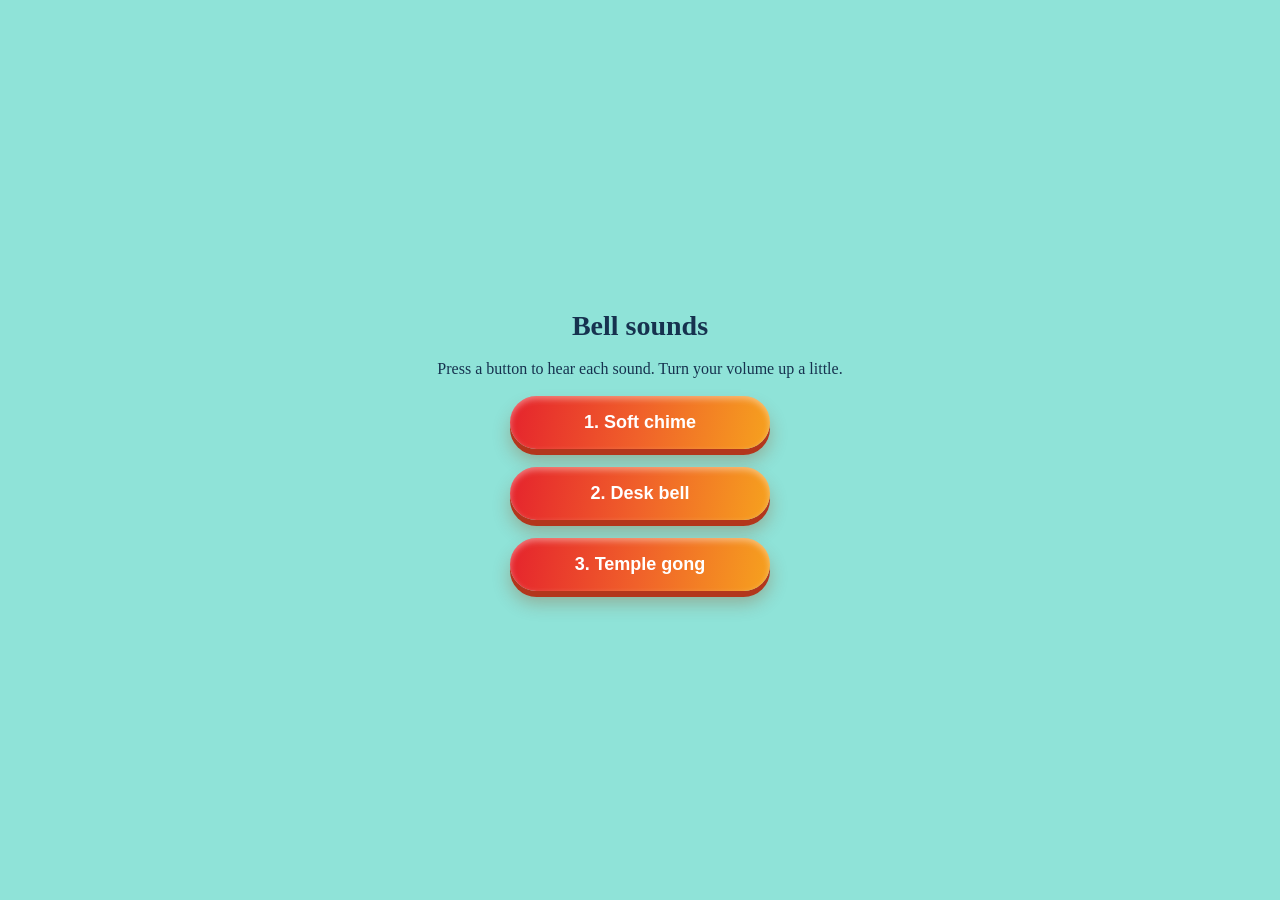
<file: sound-samples/sounds.html>
<!DOCTYPE html>
<html lang="en">
<head>
  <meta charset="UTF-8">
  <meta name="viewport" content="width=device-width, initial-scale=1.0">
  <title>Bell sound samples</title>
  <style>
    * { box-sizing: border-box; }
    body {
      margin: 0;
      min-height: 100vh;
      display: flex;
      flex-direction: column;
      align-items: center;
      justify-content: center;
      gap: 18px;
      padding: 24px 16px;
      font-family: Georgia, "Times New Roman", serif;
      color: #16324f;
      background: #8fe3d8;
    }
    h1 { margin: 0; font-size: 28px; }
    p { margin: 0; text-align: center; }
    button {
      width: 260px;
      border: 0;
      border-radius: 999px;
      padding: 16px 30px;
      font-family: "Arial Black", Arial, Helvetica, sans-serif;
      font-size: 18px;
      font-weight: 900;
      color: #fff;
      background: linear-gradient(100deg, #e5232d 0%, #f0612a 50%, #f6a21e 100%);
      box-shadow: inset 0 3px 6px rgba(255, 255, 255, 0.4), 0 6px 0 #b3361c, 0 12px 18px rgba(150, 50, 0, 0.3);
    }
  </style>
</head>
<body>
  <h1>Bell sounds</h1>
  <p>Press a button to hear each sound. Turn your volume up a little.</p>
  <button type="button" data-sound="chime">1. Soft chime</button>
  <button type="button" data-sound="desk">2. Desk bell</button>
  <button type="button" data-sound="gong">3. Temple gong</button>

  <script>
    // Every sound is made from simple tones (Web Audio). No sound files.
    var ctx = null;

    // One tone that starts at "start", fades in, then fades out.
    function tone(freq, start, attack, length, volume) {
      var osc = ctx.createOscillator();
      var gain = ctx.createGain();
      osc.type = "sine";
      osc.frequency.value = freq;
      gain.gain.setValueAtTime(0.0001, start);
      gain.gain.exponentialRampToValueAtTime(volume, start + attack);
      gain.gain.exponentialRampToValueAtTime(0.0001, start + length);
      osc.connect(gain);
      gain.connect(ctx.destination);
      osc.start(start);
      osc.stop(start + length + 0.05);
    }

    var sounds = {
      // High, glassy "ting" that fades slowly (about 2.5 seconds).
      chime: function (t) {
        tone(1318.5, t, 0.01, 2.5, 0.35);
        tone(1975.5, t, 0.01, 1.8, 0.18);
        tone(2637, t, 0.01, 1.0, 0.08);
      },
      // Bright "ding!" with a quick hit and a short ring (about 1.6 seconds).
      desk: function (t) {
        tone(1760, t, 0.003, 1.6, 0.4);
        tone(1760 * 2.76, t, 0.003, 0.9, 0.22);
        tone(1760 * 5.4, t, 0.003, 0.4, 0.1);
      },
      // Deep warm tone that swells, then fades (about 3 seconds).
      gong: function (t) {
        tone(196, t, 0.25, 3.0, 0.5);
        tone(196 * 2.0, t, 0.25, 2.6, 0.25);
        tone(196 * 2.76, t, 0.2, 2.0, 0.15);
        tone(196 * 5.4, t, 0.2, 1.2, 0.06);
      }
    };

    document.querySelectorAll("button").forEach(function (b) {
      b.addEventListener("click", function () {
        if (!ctx) ctx = new (window.AudioContext || window.webkitAudioContext)();
        if (ctx.state === "suspended") ctx.resume();
        sounds[b.dataset.sound](ctx.currentTime + 0.02);
      });
    });
  </script>
</body>
</html>
</file>
<file: style.css>
* {
  box-sizing: border-box;
}

body {
  margin: 0;
  min-height: 100vh;
  font-family: Georgia, "Times New Roman", serif;
  color: #16324f;
  background: #8fe3d8;
}

.app {
  min-height: 100vh;
  max-width: 1040px;
  margin: 0 auto;
  display: flex;
  flex-direction: column;
  align-items: center;
  justify-content: center;
  gap: 26px;
  padding: 32px 32px 40px;
}

.row {
  display: grid;
  grid-template-columns: 1fr 416px 1fr;
  gap: 32px;
  width: 100%;
  align-items: center;
}

.panel {
  grid-column: 3;
  background: #fffbe8;
  padding: 22px;
  border-radius: 4px 22px 4px 22px;
  box-shadow: 0 8px 18px rgba(10, 80, 75, 0.3);
  transform: rotate(1.5deg);
}

.panel[hidden] {
  display: none;
}

.panel .tag {
  margin: 0 0 8px;
  font-size: 12px;
  font-weight: bold;
  letter-spacing: 0.08em;
  text-transform: uppercase;
  color: #ff8a1f;
}

.panel h2 {
  margin: 0 0 4px;
  font-size: 24px;
  font-style: italic;
  overflow-wrap: anywhere;
}

.panel .by {
  margin: 0;
  overflow-wrap: anywhere;
  font-size: 16px;
}

.panel .meta {
  margin: 10px 0 14px;
  overflow-wrap: anywhere;
  font-size: 15px;
  opacity: 0.85;
}

.panel a {
  font-weight: bold;
  color: #c25a00;
  text-decoration: underline;
}

.art-wrap {
  grid-column: 2;
  width: 100%;
  aspect-ratio: 5 / 4;
  position: relative;
  overflow: hidden;
  background: #fff;
  border: 14px solid #fff;
  border-radius: 6px;
  box-shadow: 0 10px 24px rgba(10, 80, 75, 0.35);
}

/* The whole painting fits inside the box: no stretching, no cutting off. */
.art-wrap {
  container-type: size;
}

.stage {
  position: absolute;
  inset: 0;
  display: grid;
  place-items: center;
}

/* The frame has exactly the painting's shape, so the 3 x 3 tiles line up with it. */
.frame {
  --ratio: 5 / 4;
  position: relative;
  width: min(100cqw, 100cqh * var(--ratio));
  aspect-ratio: var(--ratio);
  visibility: hidden;
}

.frame.loaded {
  visibility: visible;
}

.art {
  display: block;
  width: 100%;
  height: 100%;
  object-fit: contain;
}

.tiles {
  position: absolute;
  inset: 0;
  display: grid;
  grid-template-columns: repeat(3, 1fr);
  grid-template-rows: repeat(3, 1fr);
}

.tile {
  background: linear-gradient(135deg, #ffcf5c, #ff8a1f);
  box-shadow: inset 0 0 0 2px #fff;
  transition: opacity 1s ease;
}

.tile.gone {
  opacity: 0;
}

.timer {
  display: flex;
  align-items: center;
  justify-content: center;
  gap: 14px;
  width: 300px;
  height: 130px;
  border-radius: 30px;
  font-family: "Arial Black", Arial, Helvetica, sans-serif;
  font-size: 64px;
  font-weight: 900;
  font-variant-numeric: tabular-nums;
  color: #fff;
  text-shadow: 0 4px 0 rgba(120, 20, 0, 0.25), 0 8px 14px rgba(120, 20, 0, 0.35);
  background: linear-gradient(100deg, #e5232d 0%, #f0612a 45%, #f6a21e 100%);
  box-shadow:
    inset 0 6px 10px rgba(255, 255, 255, 0.35),
    inset 0 -8px 14px rgba(120, 20, 0, 0.25),
    0 14px 24px rgba(150, 50, 0, 0.35);
}

.timer .colon {
  margin-top: -6px;
}

.btn[hidden] {
  display: none;
}

.buttons {
  display: flex;
  gap: 14px;
  flex-wrap: wrap;
  justify-content: center;
}

.btn {
  border: 0;
  border-radius: 999px;
  padding: 16px 38px;
  font-family: "Arial Black", Arial, Helvetica, sans-serif;
  font-size: 18px;
  font-weight: 900;
  color: #fff;
  background: linear-gradient(100deg, #e5232d 0%, #f0612a 50%, #f6a21e 100%);
  box-shadow:
    inset 0 3px 6px rgba(255, 255, 255, 0.4),
    0 6px 0 #b3361c,
    0 12px 18px rgba(150, 50, 0, 0.3);
}

.btn.alt {
  color: #e8542a;
  background: #fff;
  border: 3px solid #f6a21e;
  padding: 13px 35px;
  box-shadow:
    0 6px 0 #d9d2c4,
    0 12px 18px rgba(10, 80, 75, 0.2);
}

@media (max-width: 760px) {
  .row {
    grid-template-columns: 1fr;
    gap: 18px;
  }

  .art-wrap,
  .panel {
    grid-column: 1;
  }

  .app {
    gap: 20px;
    padding: 22px 18px 30px;
  }

  .art-wrap {
    aspect-ratio: 4 / 5;
  }

  .timer {
    width: 260px;
    height: 110px;
    font-size: 52px;
    border-radius: 26px;
  }

  .btn {
    padding: 14px 30px;
    font-size: 17px;
  }

  .btn.alt {
    padding: 11px 27px;
  }
}
</file>
